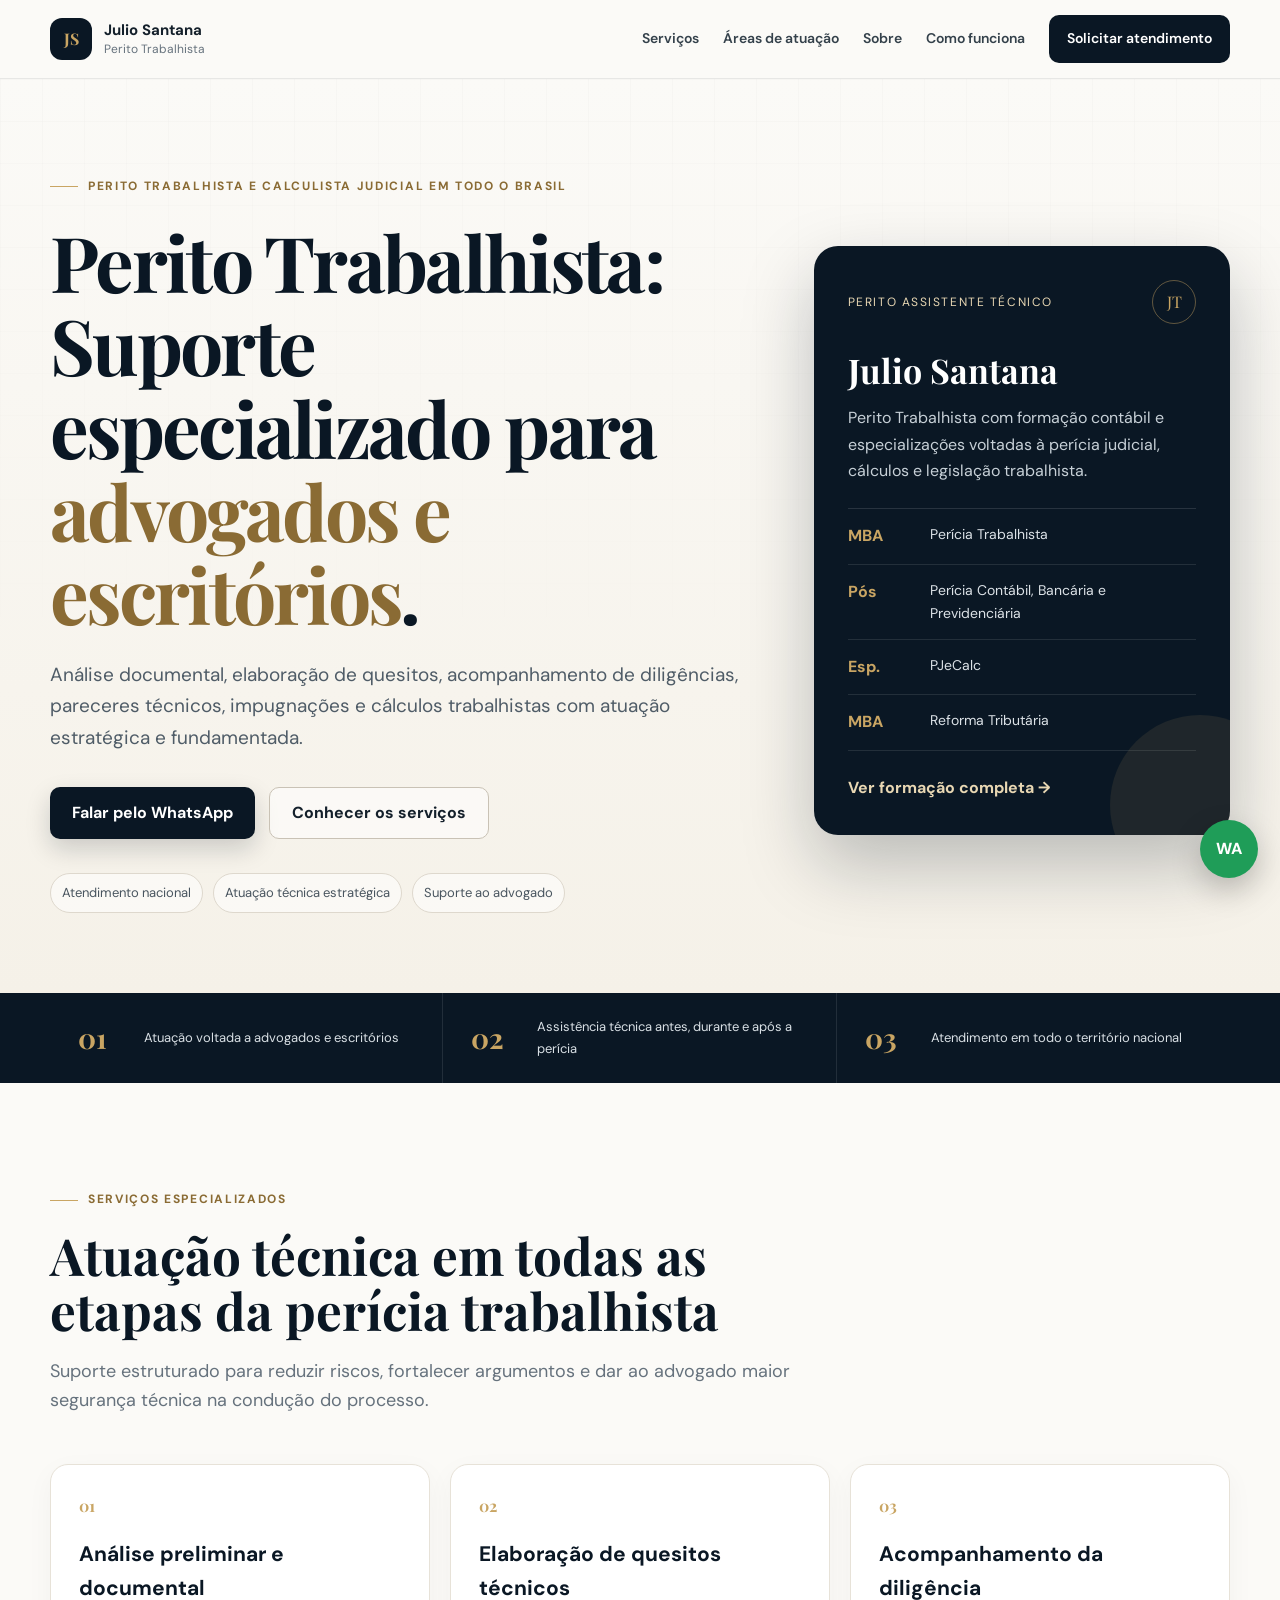
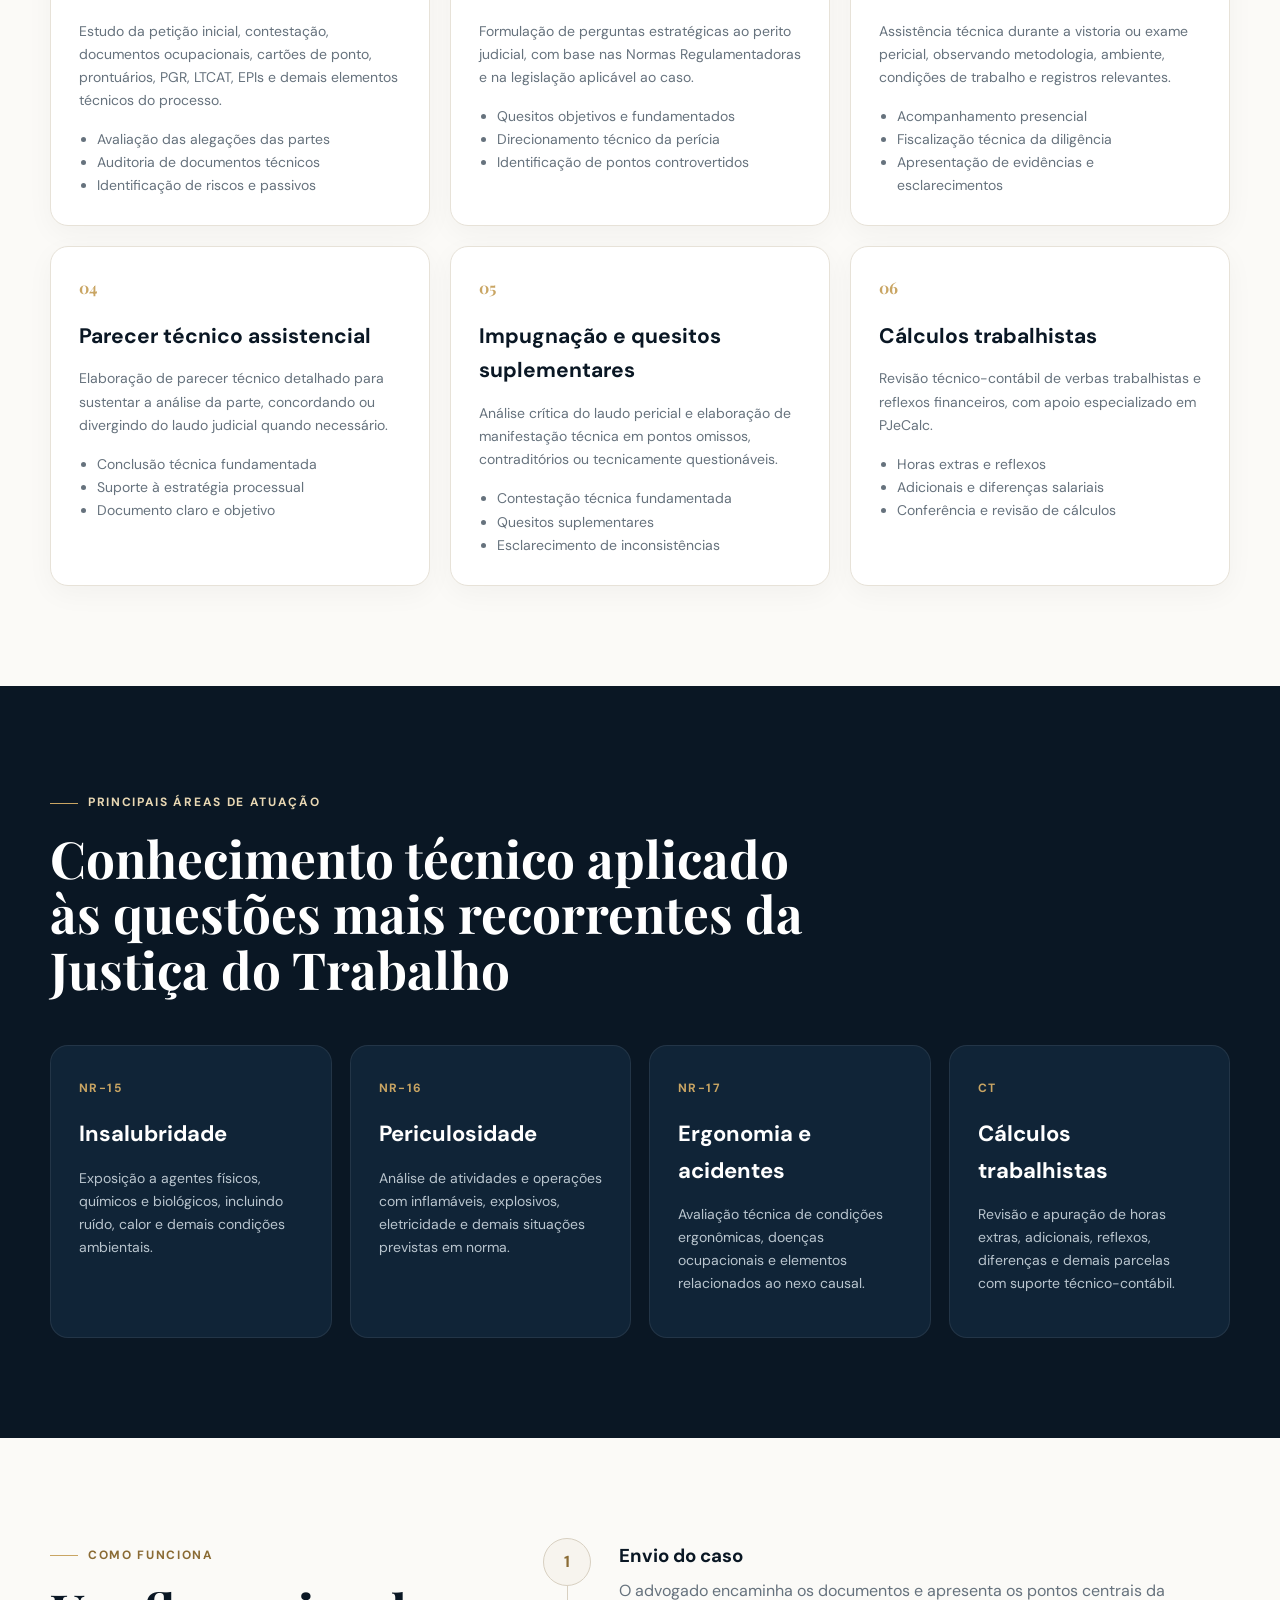
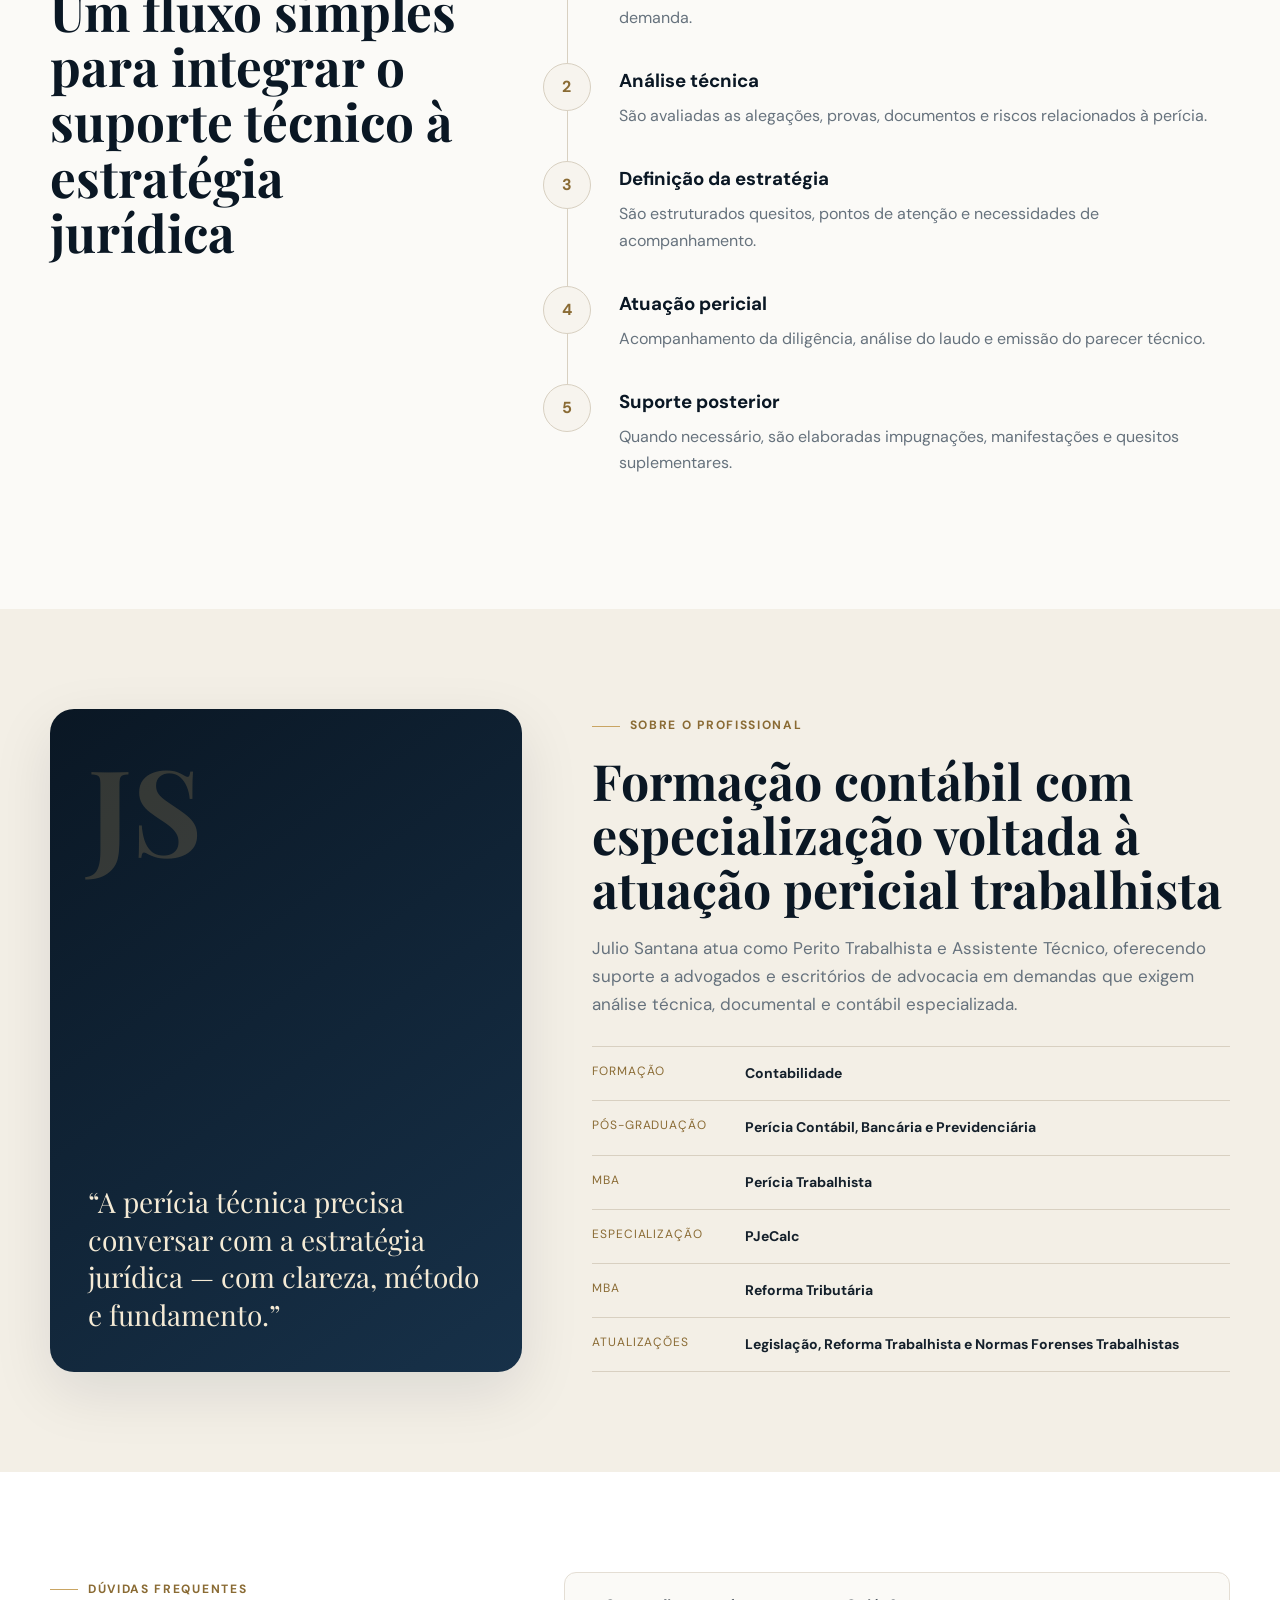
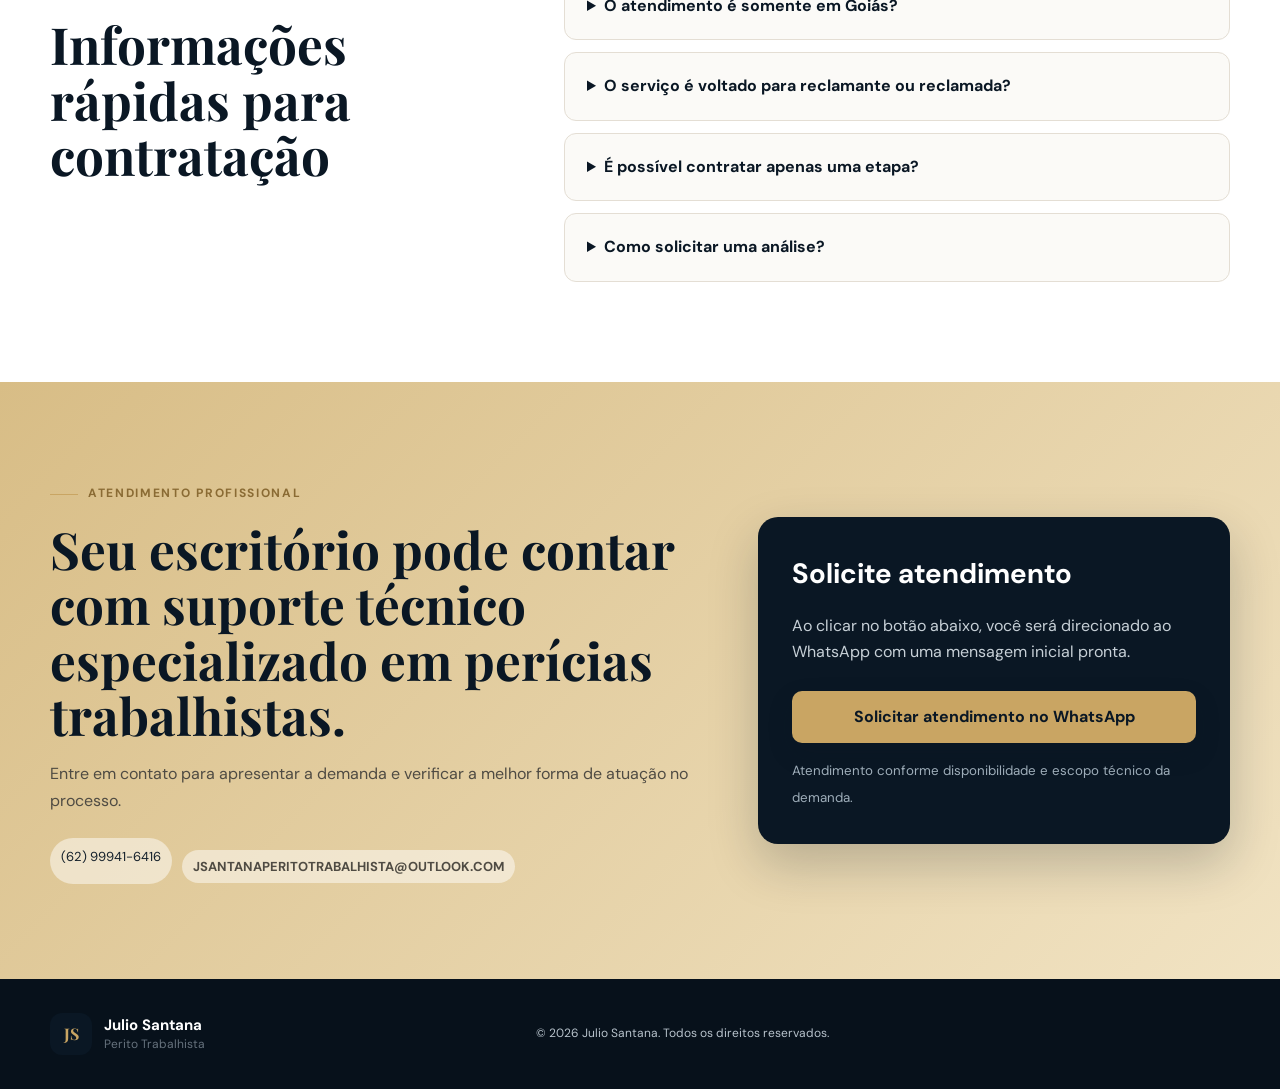
<file: index.html>
<!DOCTYPE html>
<html lang="pt-BR">
<head>
    <meta name="google-site-verification" content="V7q42FhESfXb2mwBxv_7-r0x7fNoEvsddsS1buTk-mY" />
    <title>Perito Trabalhista Júlio Santana | Cálculos e Assistência Judicial</title>
    <meta name="description" content="Julio Santana, Perito Trabalhista especializado em assistência técnica para advogados e escritórios de advocacia. Análise documental, quesitos, acompanhamento de perícias, pareceres, impugnações e cálculos trabalhistas em todo o Brasil.">
    <meta name="keywords" content="perito trabalhista, assistência técnica trabalhista, perito assistente, perícia trabalhista, assistência técnica para advogados, perícia judicial trabalhista, quesitos técnicos, parecer técnico trabalhista, impugnação de laudo, cálculos trabalhistas, PJeCalc, NR-15, NR-16, NR-17">
    <meta name="author" content="Julio Santana - Perito Trabalhista">
    <meta name="robots" content="index, follow, max-image-preview:large">
    <meta name="theme-color" content="#0b1f3a">
    <link rel="canonical" href="https://peritojuliosantana.github.io/">
    <link rel="icon" type="image/svg+xml" href="favicon.svg">

    <!-- Open Graph / WhatsApp / redes sociais -->
    <meta property="og:type" content="website">
    <meta property="og:locale" content="pt_BR">
    <meta property="og:title" content="Perito Trabalhista Júlio Santana | Cálculos e Assistência Judicial">
    <meta property="og:description" content="Julio Santana, Perito Trabalhista especializado em assistência técnica para advogados e escritórios de advocacia. Análise documental, quesitos, acompanhamento de perícias, pareceres, impugnações e cálculos trabalhistas em todo o Brasil.">
    <meta property="og:url" content="https://peritojuliosantana.github.io/">
    <meta property="og:site_name" content="Julio Santana - Perito Trabalhista">
    <meta property="og:image" content="https://peritojuliosantana.github.io/og-image.svg">
    <meta property="og:image:width" content="1200">
    <meta property="og:image:height" content="630">
    <meta property="og:image:alt" content="Julio Santana - Perito Trabalhista">

    <!-- Twitter/X -->
    <meta name="twitter:card" content="summary_large_image">
    <meta name="twitter:title" content="Julio Santana | Perito Trabalhista | Assistência Técnica para Advogados">
    <meta name="twitter:description" content="Julio Santana, Perito Trabalhista especializado em assistência técnica para advogados e escritórios de advocacia. Análise documental, quesitos, acompanhamento de perícias, pareceres, impugnações e cálculos trabalhistas em todo o Brasil.">
    <meta name="twitter:image" content="https://peritojuliosantana.github.io/og-image.svg">

    <!-- Dados estruturados -->
    <script type="application/ld+json">
    {
      "@context": "https://schema.org",
      "@type": "ProfessionalService",
      "name": "Julio Santana - Perito Trabalhista",
      "url": "https://peritojuliosantana.github.io/",
      "description": "Julio Santana, Perito Trabalhista especializado em assistência técnica para advogados e escritórios de advocacia. Análise documental, quesitos, acompanhamento de perícias, pareceres, impugnações e cálculos trabalhistas em todo o Brasil.",
      "areaServed": {
        "@type": "Country",
        "name": "Brasil"
      },
      "serviceType": [
        "Assistência técnica em perícias trabalhistas",
        "Análise documental",
        "Elaboração de quesitos técnicos",
        "Acompanhamento de diligências periciais",
        "Parecer técnico",
        "Impugnação de laudos",
        "Cálculos trabalhistas"
      ],
      "telephone": "+55 62 99941-6416"
    }
    </script>

  <meta charset="UTF-8" />
  <meta name="viewport" content="width=device-width, initial-scale=1.0" />
  <link rel="preconnect" href="https://fonts.googleapis.com">
  <link rel="preconnect" href="https://fonts.gstatic.com" crossorigin>
  <link href="https://fonts.googleapis.com/css2?family=DM+Sans:wght@400;500;600;700&family=Playfair+Display:wght@600;700&display=swap" rel="stylesheet">
  <link rel="stylesheet" href="styles.css" />
</head>
<body>
  <header class="site-header" id="inicio">
    <div class="container nav-wrap">
      <a class="brand" href="#inicio" aria-label="Julio Santana - início">
        <span class="brand-mark">JS</span>
        <span class="brand-text">
          <strong>Julio Santana</strong>
          <small>Perito Trabalhista</small>
        </span>
      </a>
      <button class="menu-toggle" aria-label="Abrir menu" aria-expanded="false">☰</button>
      <nav class="nav" aria-label="Navegação principal">
        <a href="#servicos">Serviços</a>
        <a href="#areas">Áreas de atuação</a>
        <a href="#sobre">Sobre</a>
        <a href="#como-funciona">Como funciona</a>
        <a href="#contato" class="nav-cta">Solicitar atendimento</a>
      </nav>
    </div>
  </header>

  <main>
    <section class="hero">
      <div class="hero-grid-bg"></div>
      <div class="container hero-grid">
        <div class="hero-copy reveal">
         <div class="eyebrow">Perito Trabalhista e Calculista Judicial em todo o Brasil</div>
          <h1>Perito Trabalhista: Suporte especializado para <span>advogados e escritórios</span>.</h1>
          <p class="hero-lead">Análise documental, elaboração de quesitos, acompanhamento de diligências, pareceres técnicos, impugnações e cálculos trabalhistas com atuação estratégica e fundamentada.</p>
          <div class="hero-actions">
            <a class="btn btn-primary" href="https://wa.me/5562999416416?text=Ol%C3%A1%2C%20Julio.%20Gostaria%20de%20solicitar%20atendimento%20em%20uma%20per%C3%ADcia%20trabalhista." target="_blank" rel="noopener">Falar pelo WhatsApp</a>
            <a class="btn btn-secondary" href="#servicos">Conhecer os serviços</a>
          </div>
          <div class="hero-trust">
            <span>Atendimento nacional</span>
            <span>Atuação técnica estratégica</span>
            <span>Suporte ao advogado</span>
          </div>
        </div>

        <aside class="hero-card reveal delay-1" aria-label="Resumo profissional">
          <div class="hero-card-top">
            <span class="mini-label">Perito Assistente Técnico</span>
            <div class="seal">JT</div>
          </div>
          <h2>Julio Santana</h2>
          <p>Perito Trabalhista com formação contábil e especializações voltadas à perícia judicial, cálculos e legislação trabalhista.</p>
          <div class="credential-list">
            <div><strong>MBA</strong><span>Perícia Trabalhista</span></div>
            <div><strong>Pós</strong><span>Perícia Contábil, Bancária e Previdenciária</span></div>
            <div><strong>Esp.</strong><span>PJeCalc</span></div>
            <div><strong>MBA</strong><span>Reforma Tributária</span></div>
          </div>
          <a href="#sobre" class="text-link">Ver formação completa →</a>
        </aside>
      </div>
    </section>

    <section class="metrics">
      <div class="container metrics-grid">
        <div><strong>01</strong><span>Atuação voltada a advogados e escritórios</span></div>
        <div><strong>02</strong><span>Assistência técnica antes, durante e após a perícia</span></div>
        <div><strong>03</strong><span>Atendimento em todo o território nacional</span></div>
      </div>
    </section>

    <section class="section" id="servicos">
      <div class="container">
        <div class="section-heading reveal">
          <div class="eyebrow">Serviços especializados</div>
          <h2>Atuação técnica em todas as etapas da perícia trabalhista</h2>
          <p>Suporte estruturado para reduzir riscos, fortalecer argumentos e dar ao advogado maior segurança técnica na condução do processo.</p>
        </div>

        <div class="cards services-grid">
          <article class="service-card reveal">
            <span class="card-number">01</span>
            <h3>Análise preliminar e documental</h3>
            <p>Estudo da petição inicial, contestação, documentos ocupacionais, cartões de ponto, prontuários, PGR, LTCAT, EPIs e demais elementos técnicos do processo.</p>
            <ul>
              <li>Avaliação das alegações das partes</li>
              <li>Auditoria de documentos técnicos</li>
              <li>Identificação de riscos e passivos</li>
            </ul>
          </article>

          <article class="service-card reveal delay-1">
            <span class="card-number">02</span>
            <h3>Elaboração de quesitos técnicos</h3>
            <p>Formulação de perguntas estratégicas ao perito judicial, com base nas Normas Regulamentadoras e na legislação aplicável ao caso.</p>
            <ul>
              <li>Quesitos objetivos e fundamentados</li>
              <li>Direcionamento técnico da perícia</li>
              <li>Identificação de pontos controvertidos</li>
            </ul>
          </article>

          <article class="service-card reveal delay-2">
            <span class="card-number">03</span>
            <h3>Acompanhamento da diligência</h3>
            <p>Assistência técnica durante a vistoria ou exame pericial, observando metodologia, ambiente, condições de trabalho e registros relevantes.</p>
            <ul>
              <li>Acompanhamento presencial</li>
              <li>Fiscalização técnica da diligência</li>
              <li>Apresentação de evidências e esclarecimentos</li>
            </ul>
          </article>

          <article class="service-card reveal">
            <span class="card-number">04</span>
            <h3>Parecer técnico assistencial</h3>
            <p>Elaboração de parecer técnico detalhado para sustentar a análise da parte, concordando ou divergindo do laudo judicial quando necessário.</p>
            <ul>
              <li>Conclusão técnica fundamentada</li>
              <li>Suporte à estratégia processual</li>
              <li>Documento claro e objetivo</li>
            </ul>
          </article>

          <article class="service-card reveal delay-1">
            <span class="card-number">05</span>
            <h3>Impugnação e quesitos suplementares</h3>
            <p>Análise crítica do laudo pericial e elaboração de manifestação técnica em pontos omissos, contraditórios ou tecnicamente questionáveis.</p>
            <ul>
              <li>Contestação técnica fundamentada</li>
              <li>Quesitos suplementares</li>
              <li>Esclarecimento de inconsistências</li>
            </ul>
          </article>

          <article class="service-card reveal delay-2">
            <span class="card-number">06</span>
            <h3>Cálculos trabalhistas</h3>
            <p>Revisão técnico-contábil de verbas trabalhistas e reflexos financeiros, com apoio especializado em PJeCalc.</p>
            <ul>
              <li>Horas extras e reflexos</li>
              <li>Adicionais e diferenças salariais</li>
              <li>Conferência e revisão de cálculos</li>
            </ul>
          </article>
        </div>
      </div>
    </section>

    <section class="section section-dark" id="areas">
      <div class="container">
        <div class="section-heading light reveal">
          <div class="eyebrow">Principais áreas de atuação</div>
          <h2>Conhecimento técnico aplicado às questões mais recorrentes da Justiça do Trabalho</h2>
        </div>
        <div class="areas-grid">
          <article class="area-card reveal"><span>NR-15</span><h3>Insalubridade</h3><p>Exposição a agentes físicos, químicos e biológicos, incluindo ruído, calor e demais condições ambientais.</p></article>
          <article class="area-card reveal delay-1"><span>NR-16</span><h3>Periculosidade</h3><p>Análise de atividades e operações com inflamáveis, explosivos, eletricidade e demais situações previstas em norma.</p></article>
          <article class="area-card reveal delay-2"><span>NR-17</span><h3>Ergonomia e acidentes</h3><p>Avaliação técnica de condições ergonômicas, doenças ocupacionais e elementos relacionados ao nexo causal.</p></article>
          <article class="area-card reveal"><span>CT</span><h3>Cálculos trabalhistas</h3><p>Revisão e apuração de horas extras, adicionais, reflexos, diferenças e demais parcelas com suporte técnico-contábil.</p></article>
        </div>
      </div>
    </section>

    <section class="section" id="como-funciona">
      <div class="container process-wrap">
        <div class="section-heading reveal">
          <div class="eyebrow">Como funciona</div>
          <h2>Um fluxo simples para integrar o suporte técnico à estratégia jurídica</h2>
        </div>
        <div class="process">
          <div class="process-step reveal"><div class="step-dot">1</div><div><h3>Envio do caso</h3><p>O advogado encaminha os documentos e apresenta os pontos centrais da demanda.</p></div></div>
          <div class="process-step reveal delay-1"><div class="step-dot">2</div><div><h3>Análise técnica</h3><p>São avaliadas as alegações, provas, documentos e riscos relacionados à perícia.</p></div></div>
          <div class="process-step reveal delay-2"><div class="step-dot">3</div><div><h3>Definição da estratégia</h3><p>São estruturados quesitos, pontos de atenção e necessidades de acompanhamento.</p></div></div>
          <div class="process-step reveal"><div class="step-dot">4</div><div><h3>Atuação pericial</h3><p>Acompanhamento da diligência, análise do laudo e emissão do parecer técnico.</p></div></div>
          <div class="process-step reveal delay-1"><div class="step-dot">5</div><div><h3>Suporte posterior</h3><p>Quando necessário, são elaboradas impugnações, manifestações e quesitos suplementares.</p></div></div>
        </div>
      </div>
    </section>

    <section class="section about" id="sobre">
      <div class="container about-grid">
        <div class="about-visual reveal">
          <div class="initials">JS</div>
          <div class="quote">“A perícia técnica precisa conversar com a estratégia jurídica — com clareza, método e fundamento.”</div>
        </div>
        <div class="about-copy reveal delay-1">
          <div class="eyebrow">Sobre o profissional</div>
          <h2>Formação contábil com especialização voltada à atuação pericial trabalhista</h2>
          <p>Julio Santana atua como Perito Trabalhista e Assistente Técnico, oferecendo suporte a advogados e escritórios de advocacia em demandas que exigem análise técnica, documental e contábil especializada.</p>
          <div class="qualifications">
            <div><span>Formação</span><strong>Contabilidade</strong></div>
            <div><span>Pós-graduação</span><strong>Perícia Contábil, Bancária e Previdenciária</strong></div>
            <div><span>MBA</span><strong>Perícia Trabalhista</strong></div>
            <div><span>Especialização</span><strong>PJeCalc</strong></div>
            <div><span>MBA</span><strong>Reforma Tributária</strong></div>
            <div><span>Atualizações</span><strong>Legislação, Reforma Trabalhista e Normas Forenses Trabalhistas</strong></div>
          </div>
        </div>
      </div>
    </section>

    <section class="section faq-section">
      <div class="container faq-grid">
        <div class="section-heading reveal">
          <div class="eyebrow">Dúvidas frequentes</div>
          <h2>Informações rápidas para contratação</h2>
        </div>
        <div class="faq-list">
          <details class="reveal"><summary>O atendimento é somente em Goiás?</summary><p>Não. O atendimento é realizado em todo o território nacional, conforme as características e necessidades de cada demanda.</p></details>
          <details class="reveal delay-1"><summary>O serviço é voltado para reclamante ou reclamada?</summary><p>A assistência técnica pode apoiar advogados e escritórios na análise da demanda conforme a parte representada e os elementos técnicos do processo.</p></details>
          <details class="reveal delay-2"><summary>É possível contratar apenas uma etapa?</summary><p>Sim. O serviço pode ser contratado de forma pontual — por exemplo, apenas para quesitos, diligência, parecer, impugnação ou cálculos — ou de maneira integrada.</p></details>
          <details class="reveal"><summary>Como solicitar uma análise?</summary><p>Entre em contato pelo WhatsApp, apresente brevemente o caso e informe a fase do processo. A partir disso, é possível definir o escopo técnico necessário.</p></details>
        </div>
      </div>
    </section>

    <section class="contact" id="contato">
      <div class="container contact-grid">
        <div class="contact-copy reveal">
          <div class="eyebrow">Atendimento profissional</div>
          <h2>Seu escritório pode contar com suporte técnico especializado em perícias trabalhistas.</h2>
          <p>Entre em contato para apresentar a demanda e verificar a melhor forma de atuação no processo.</p>
          <div class="contact-data">
            <a href="tel:+5562999416416">(62) 99941-6416</a>
            <p style="margin-top: 15px; margin-bottom: 5px;"><a href="mailto:JSANTANAPERITOTRABALHISTA@OUTLOOK.COM" style="color: inherit; text-decoration: none; font-weight: bold;">JSANTANAPERITOTRABALHISTA@OUTLOOK.COM</a></p>                            
          </div>
        </div>
        <div class="contact-card reveal delay-1">
          <h3>Solicite atendimento</h3>
          <p>Ao clicar no botão abaixo, você será direcionado ao WhatsApp com uma mensagem inicial pronta.</p>
          <a class="btn btn-primary btn-full" href="https://wa.me/5562999416416?text=Ol%C3%A1%2C%20Julio.%20Sou%20advogado(a)%20e%20gostaria%20de%20solicitar%20atendimento%20em%20uma%20demanda%20de%20per%C3%ADcia%20trabalhista." target="_blank" rel="noopener">Solicitar atendimento no WhatsApp</a>
          <small>Atendimento conforme disponibilidade e escopo técnico da demanda.</small>
        </div>
      </div>
    </section>
  </main>

  <footer>
    <div class="container footer-wrap">
      <div class="brand footer-brand">
        <span class="brand-mark">JS</span>
        <span class="brand-text"><strong>Julio Santana</strong><small>Perito Trabalhista</small></span>
      </div>
      <p>© <span id="year"></span> Julio Santana. Todos os direitos reservados.</p>
    </div>
  </footer>

  <a class="whatsapp-float" href="https://wa.me/5562999416416?text=Ol%C3%A1%2C%20Julio.%20Gostaria%20de%20falar%20sobre%20uma%20per%C3%ADcia%20trabalhista." target="_blank" rel="noopener" aria-label="Falar no WhatsApp">WA</a>
  <script src="script.js"></script>
</body>
</html>
</file>
<file: styles.css>
:root {
  --navy: #0a1724;
  --navy-2: #102437;
  --gold: #c9a563;
  --gold-soft: #e8d7b3;
  --cream: #f7f4ee;
  --white: #ffffff;
  --text: #14202b;
  --muted: #66727d;
  --line: #e5e1d8;
  --shadow: 0 20px 60px rgba(10, 23, 36, .10);
}
* { box-sizing: border-box; }
html { scroll-behavior: smooth; }
body { margin: 0; font-family: 'DM Sans', sans-serif; color: var(--text); background: #fbfaf7; line-height: 1.65; }
a { color: inherit; text-decoration: none; }
img { max-width: 100%; }
.container { width: min(1180px, calc(100% - 40px)); margin: 0 auto; }
.site-header { position: sticky; top: 0; z-index: 100; background: rgba(251,250,247,.92); backdrop-filter: blur(14px); border-bottom: 1px solid rgba(10,23,36,.08); }
.nav-wrap { height: 78px; display: flex; align-items: center; justify-content: space-between; gap: 28px; }
.brand { display: inline-flex; align-items: center; gap: 12px; }
.brand-mark { width: 42px; height: 42px; border-radius: 12px; display: grid; place-items: center; background: var(--navy); color: var(--gold); font-family: 'Playfair Display', serif; font-weight: 700; }
.brand-text { display: flex; flex-direction: column; line-height: 1.1; }
.brand-text strong { font-size: 15px; }
.brand-text small { margin-top: 5px; color: var(--muted); font-size: 12px; }
.nav { display: flex; align-items: center; gap: 24px; font-size: 14px; font-weight: 600; }
.nav a:not(.nav-cta) { color: #34414b; }
.nav a:hover { color: var(--gold); }
.nav-cta { background: var(--navy); color: white; padding: 12px 18px; border-radius: 10px; }
.menu-toggle { display: none; background: none; border: 0; font-size: 26px; }
.hero { position: relative; overflow: hidden; padding: 90px 0 80px; background: linear-gradient(180deg, #fbfaf7 0%, #f5f1e8 100%); }
.hero-grid-bg { position: absolute; inset: 0; opacity: .36; background-image: linear-gradient(rgba(10,23,36,.05) 1px, transparent 1px), linear-gradient(90deg, rgba(10,23,36,.05) 1px, transparent 1px); background-size: 42px 42px; mask-image: linear-gradient(to bottom, rgba(0,0,0,.9), transparent 75%); }
.hero-grid { position: relative; display: grid; grid-template-columns: 1.25fr .75fr; gap: 70px; align-items: center; }
.eyebrow { display: inline-flex; align-items: center; gap: 10px; text-transform: uppercase; letter-spacing: .14em; font-size: 12px; font-weight: 700; color: #8a6b34; }
.eyebrow::before { content: ''; width: 28px; height: 1px; background: var(--gold); }
h1,h2,h3 { margin-top: 0; }
h1,h2 { font-family: 'Playfair Display', serif; color: var(--navy); line-height: 1.08; }
h1 { margin: 24px 0; font-size: clamp(46px, 6vw, 78px); letter-spacing: -.035em; }
h1 span { color: #8a6b34; }
.hero-lead { max-width: 760px; font-size: 19px; color: #4f5c67; }
.hero-actions { display: flex; flex-wrap: wrap; gap: 14px; margin: 34px 0; }
.btn { display: inline-flex; align-items: center; justify-content: center; min-height: 52px; padding: 0 22px; border-radius: 10px; font-weight: 700; transition: .2s ease; }
.btn:hover { transform: translateY(-2px); }
.btn-primary { background: var(--navy); color: white; box-shadow: 0 10px 25px rgba(10,23,36,.18); }
.btn-secondary { border: 1px solid #c9c2b5; background: rgba(255,255,255,.55); }
.hero-trust { display: flex; flex-wrap: wrap; gap: 10px; }
.hero-trust span { font-size: 13px; color: #49555f; border: 1px solid #ded8cd; padding: 8px 11px; border-radius: 999px; background: rgba(255,255,255,.55); }
.hero-card { background: var(--navy); color: white; border-radius: 24px; padding: 34px; box-shadow: 0 30px 70px rgba(10,23,36,.25); position: relative; overflow: hidden; }
.hero-card::after { content: ''; position: absolute; width: 180px; height: 180px; border-radius: 50%; background: rgba(201,165,99,.11); right: -60px; bottom: -60px; }
.hero-card-top { display: flex; justify-content: space-between; align-items: center; }
.mini-label { color: var(--gold-soft); font-size: 12px; text-transform: uppercase; letter-spacing: .13em; }
.seal { width: 44px; height: 44px; border: 1px solid rgba(201,165,99,.45); border-radius: 50%; display: grid; place-items: center; color: var(--gold); font-family: 'Playfair Display'; }
.hero-card h2 { color: white; font-size: 34px; margin: 28px 0 12px; }
.hero-card p { color: #c7d0d7; }
.credential-list { display: grid; gap: 0; margin-top: 24px; border-top: 1px solid rgba(255,255,255,.12); }
.credential-list div { display: grid; grid-template-columns: 72px 1fr; gap: 10px; padding: 14px 0; border-bottom: 1px solid rgba(255,255,255,.1); }
.credential-list strong { color: var(--gold); }
.credential-list span { color: #dce2e7; font-size: 14px; }
.text-link { display: inline-block; margin-top: 24px; color: var(--gold-soft); font-weight: 700; }
.metrics { background: var(--navy); color: white; }
.metrics-grid { display: grid; grid-template-columns: repeat(3,1fr); }
.metrics-grid div { display: grid; grid-template-columns: 54px 1fr; align-items: center; gap: 12px; padding: 22px 28px; border-right: 1px solid rgba(255,255,255,.1); }
.metrics-grid div:last-child { border-right: none; }
.metrics-grid strong { color: var(--gold); font-family: 'Playfair Display'; font-size: 28px; }
.metrics-grid span { font-size: 13px; color: #d9e0e5; }
.section { padding: 100px 0; }
.section-heading { max-width: 760px; margin-bottom: 48px; }
.section-heading h2 { font-size: clamp(34px, 4vw, 52px); margin: 18px 0; }
.section-heading p { color: var(--muted); font-size: 18px; }
.cards { display: grid; gap: 20px; }
.services-grid { grid-template-columns: repeat(3, 1fr); }
.service-card { background: white; border: 1px solid #e7e2d8; border-radius: 18px; padding: 28px; box-shadow: 0 8px 28px rgba(10,23,36,.04); transition: .2s ease; }
.service-card:hover { transform: translateY(-5px); box-shadow: var(--shadow); border-color: #d8c8aa; }
.card-number { color: var(--gold); font-family: 'Playfair Display'; font-weight: 700; }
.service-card h3 { font-size: 21px; margin: 16px 0 12px; color: var(--navy); }
.service-card p, .service-card li { color: var(--muted); font-size: 14px; }
.service-card ul { padding-left: 18px; margin-bottom: 0; }
.section-dark { background: var(--navy); }
.section-heading.light h2 { color: white; }
.section-heading.light .eyebrow { color: var(--gold-soft); }
.areas-grid { display: grid; grid-template-columns: repeat(4,1fr); gap: 18px; }
.area-card { background: var(--navy-2); border: 1px solid rgba(255,255,255,.08); border-radius: 18px; padding: 28px; }
.area-card span { color: var(--gold); font-size: 12px; letter-spacing: .12em; font-weight: 700; }
.area-card h3 { color: white; margin: 16px 0 8px; font-size: 22px; }
.area-card p { color: #b9c5ce; font-size: 14px; }
.process-wrap { display: grid; grid-template-columns: .75fr 1.25fr; gap: 80px; align-items: start; }
.process { display: grid; gap: 0; }
.process-step { display: grid; grid-template-columns: 58px 1fr; gap: 18px; padding: 0 0 32px; position: relative; }
.process-step:not(:last-child)::after { content: ''; position: absolute; left: 24px; top: 48px; bottom: 0; width: 1px; background: #d8d0c1; }
.step-dot { width: 48px; height: 48px; display: grid; place-items: center; border-radius: 50%; background: var(--cream); border: 1px solid #d8d0c1; color: #8a6b34; font-weight: 700; z-index: 1; }
.process-step h3 { margin: 3px 0 6px; color: var(--navy); }
.process-step p { margin: 0; color: var(--muted); }
.about { background: #f3efe6; }
.about-grid { display: grid; grid-template-columns: .85fr 1.15fr; gap: 70px; align-items: stretch; }
.about-visual { min-height: 520px; background: linear-gradient(145deg, #0a1724 0%, #173149 100%); border-radius: 24px; padding: 38px; color: white; display: flex; flex-direction: column; justify-content: space-between; box-shadow: var(--shadow); }
.initials { font-size: 120px; line-height: 1; color: rgba(201,165,99,.22); font-family: 'Playfair Display'; font-weight: 700; }
.quote { font-family: 'Playfair Display'; font-size: 28px; line-height: 1.35; color: #f4ead5; }
.about-copy h2 { font-size: clamp(34px, 4vw, 50px); margin: 18px 0; }
.about-copy > p { color: var(--muted); font-size: 17px; }
.qualifications { margin-top: 28px; border-top: 1px solid #d8d0c1; }
.qualifications div { display: grid; grid-template-columns: 135px 1fr; gap: 18px; padding: 15px 0; border-bottom: 1px solid #d8d0c1; }
.qualifications span { color: #8a6b34; font-size: 12px; text-transform: uppercase; letter-spacing: .08em; }
.qualifications strong { font-size: 14px; }
.faq-section { background: white; }
.faq-grid { display: grid; grid-template-columns: .8fr 1.2fr; gap: 70px; }
.faq-list { display: grid; gap: 12px; }
details { border: 1px solid #e4ded4; border-radius: 12px; padding: 20px 22px; background: #fbfaf7; }
summary { cursor: pointer; font-weight: 700; color: var(--navy); }
details p { color: var(--muted); margin-bottom: 0; }
.contact { padding: 95px 0; background: linear-gradient(135deg, #d8bd86 0%, #f1e3c3 100%); }
.contact-grid { display: grid; grid-template-columns: 1.15fr .85fr; gap: 70px; align-items: center; }
.contact-copy h2 { font-size: clamp(38px, 4vw, 56px); margin: 18px 0; }
.contact-copy p { max-width: 650px; color: #4f4b43; }
.contact-data { display: flex; flex-wrap: wrap; gap: 10px; margin-top: 24px; }
.contact-data a, .contact-data span { padding: 8px 11px; background: rgba(255,255,255,.48); border-radius: 999px; font-size: 13px; }
.contact-card { background: var(--navy); color: white; border-radius: 20px; padding: 34px; box-shadow: 0 20px 50px rgba(10,23,36,.22); }
.contact-card h3 { font-size: 28px; margin-bottom: 10px; }
.contact-card p { color: #c7d0d7; }
.btn-full { width: 100%; background: var(--gold); color: var(--navy); margin: 10px 0 14px; }
.contact-card small { color: #9faeba; }
footer { background: #07111b; color: #b8c3cc; padding: 34px 0; }
.footer-wrap { display: grid; grid-template-columns: 1fr 1fr 1fr; gap: 24px; align-items: center; }
.footer-wrap p { font-size: 12px; margin: 0; }
.footer-wrap p:last-child { text-align: right; }
.footer-brand .brand-text strong { color: white; }
.whatsapp-float { position: fixed; right: 22px; bottom: 22px; width: 58px; height: 58px; border-radius: 50%; display: grid; place-items: center; background: #1f9d58; color: white; font-weight: 800; box-shadow: 0 12px 30px rgba(0,0,0,.22); z-index: 90; }
.reveal { opacity: 0; transform: translateY(18px); transition: opacity .65s ease, transform .65s ease; }
.reveal.visible { opacity: 1; transform: translateY(0); }
.delay-1 { transition-delay: .08s; }
.delay-2 { transition-delay: .16s; }
@media (max-width: 980px) {
  .menu-toggle { display: block; }
  .nav { display: none; position: absolute; top: 78px; left: 0; right: 0; padding: 18px 20px 24px; background: #fbfaf7; border-bottom: 1px solid #e5e1d8; flex-direction: column; align-items: stretch; }
  .nav.open { display: flex; }
  .hero-grid, .about-grid, .faq-grid, .contact-grid, .process-wrap { grid-template-columns: 1fr; }
  .hero { padding-top: 62px; }
  .services-grid { grid-template-columns: repeat(2,1fr); }
  .areas-grid { grid-template-columns: repeat(2,1fr); }
  .metrics-grid { grid-template-columns: 1fr; }
  .metrics-grid div { border-right: 0; border-bottom: 1px solid rgba(255,255,255,.1); }
  .process-wrap { gap: 30px; }
  .footer-wrap { grid-template-columns: 1fr; }
  .footer-wrap p:last-child { text-align: left; }
}
@media (max-width: 640px) {
  .container { width: min(100% - 28px, 1180px); }
  .site-header .brand-text small { display: none; }
  .hero { padding: 48px 0 58px; }
  h1 { font-size: 44px; }
  .hero-lead { font-size: 17px; }
  .hero-actions { flex-direction: column; }
  .btn { width: 100%; }
  .services-grid, .areas-grid { grid-template-columns: 1fr; }
  .section { padding: 74px 0; }
  .hero-card { padding: 26px; }
  .about-visual { min-height: 380px; }
  .quote { font-size: 24px; }
  .qualifications div { grid-template-columns: 1fr; gap: 6px; }
  .contact { padding: 74px 0; }
}
</file>
